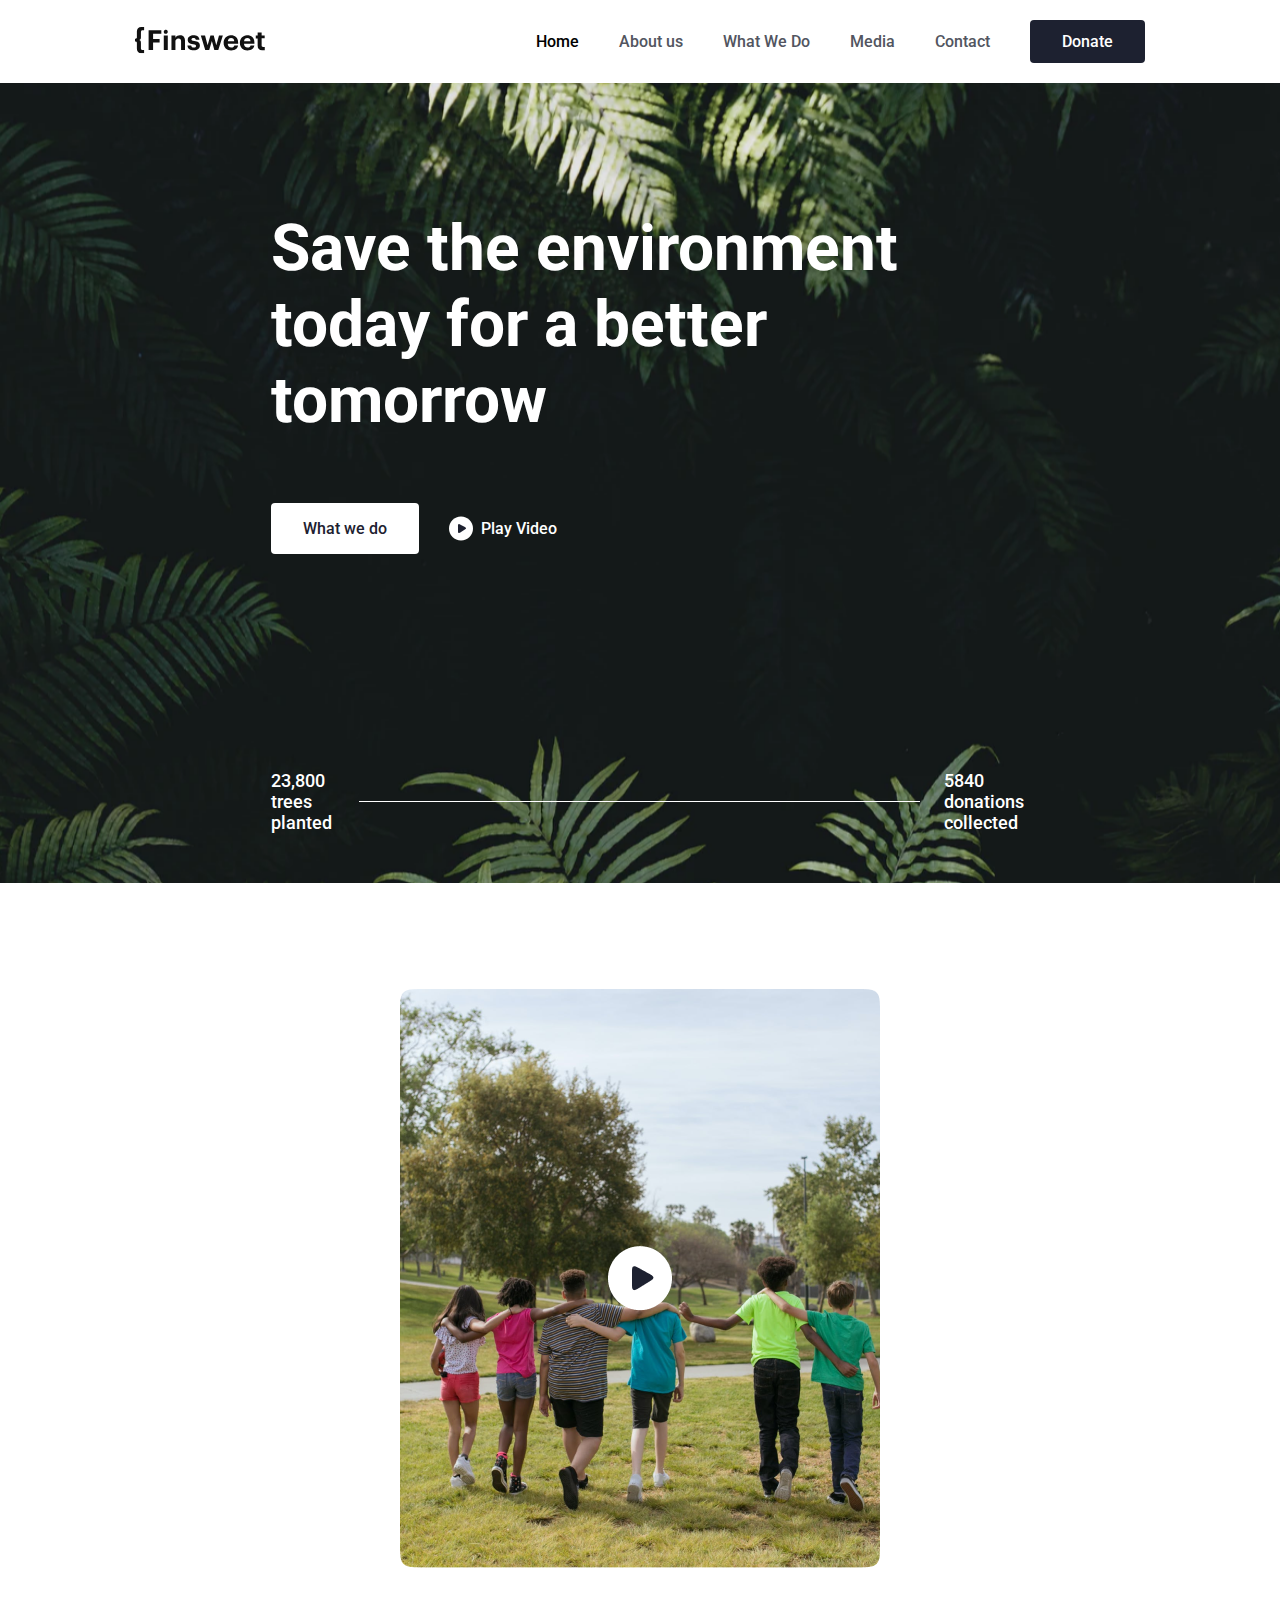
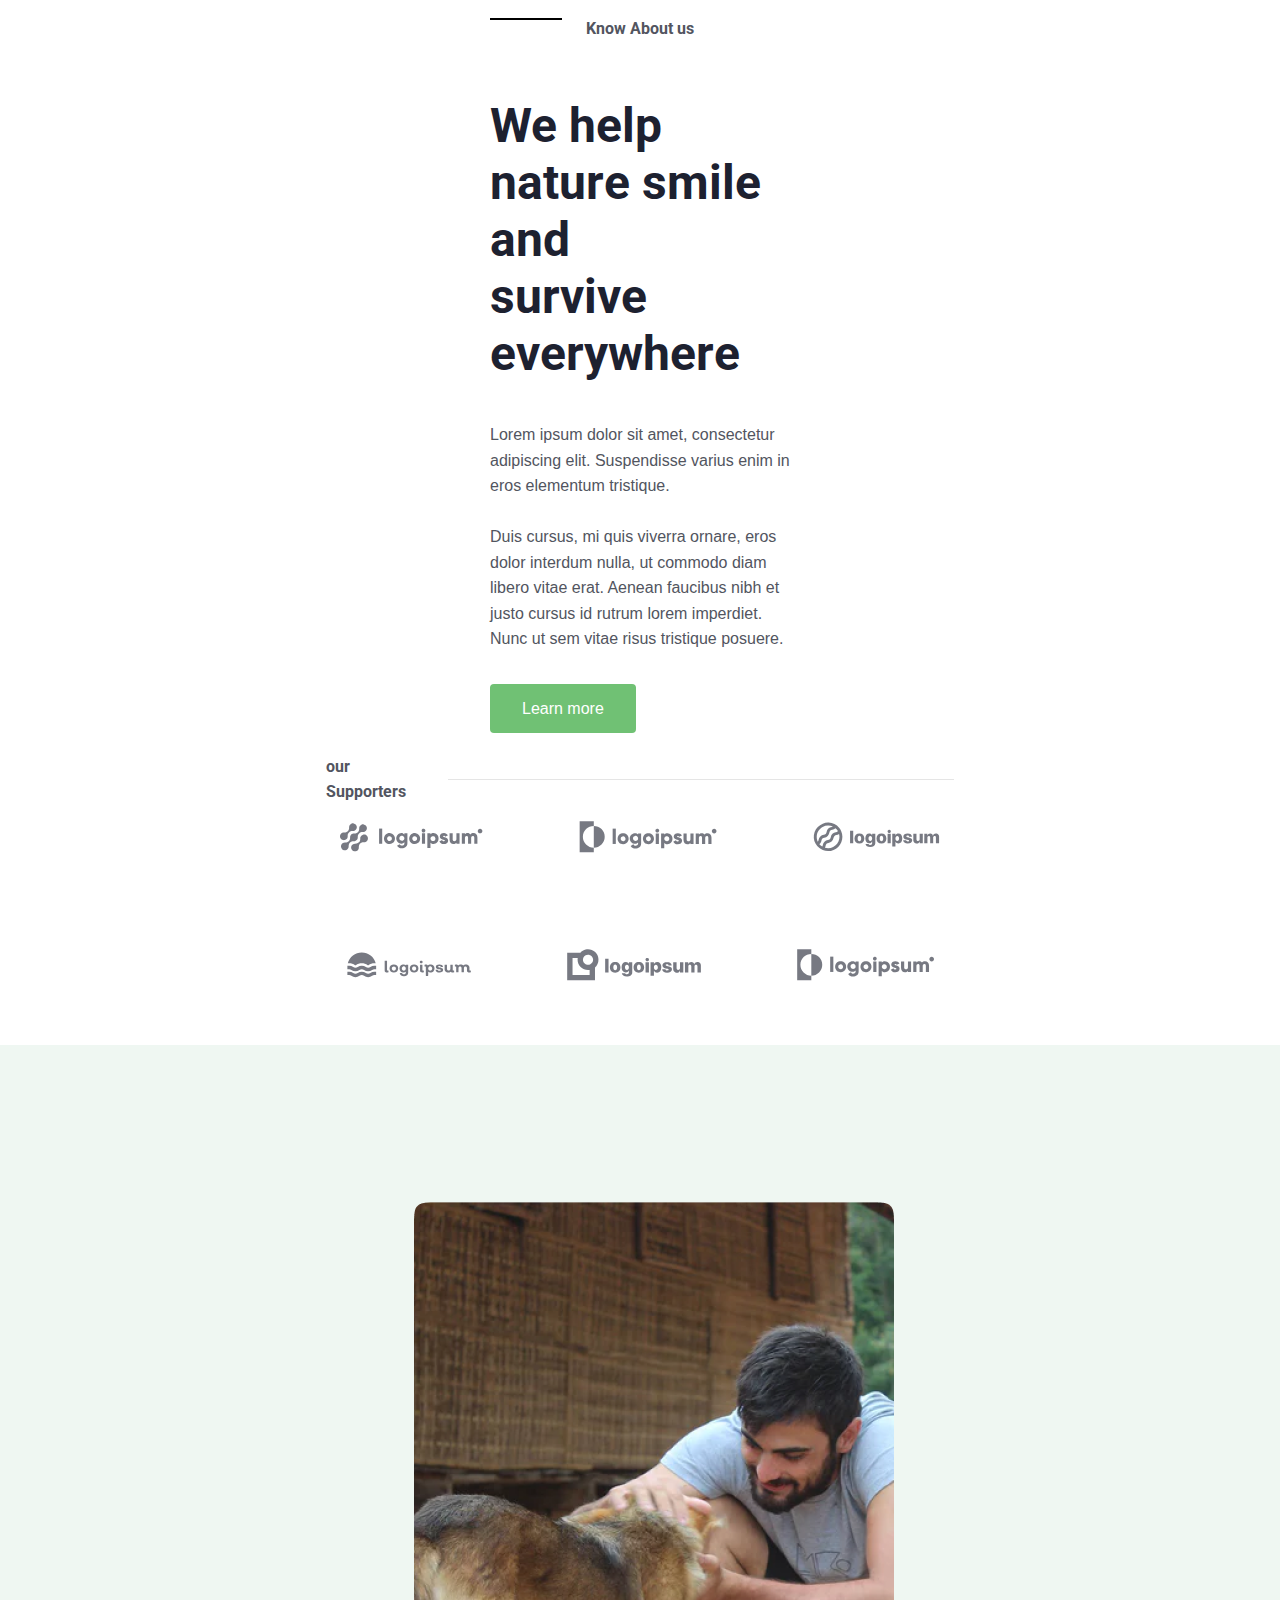
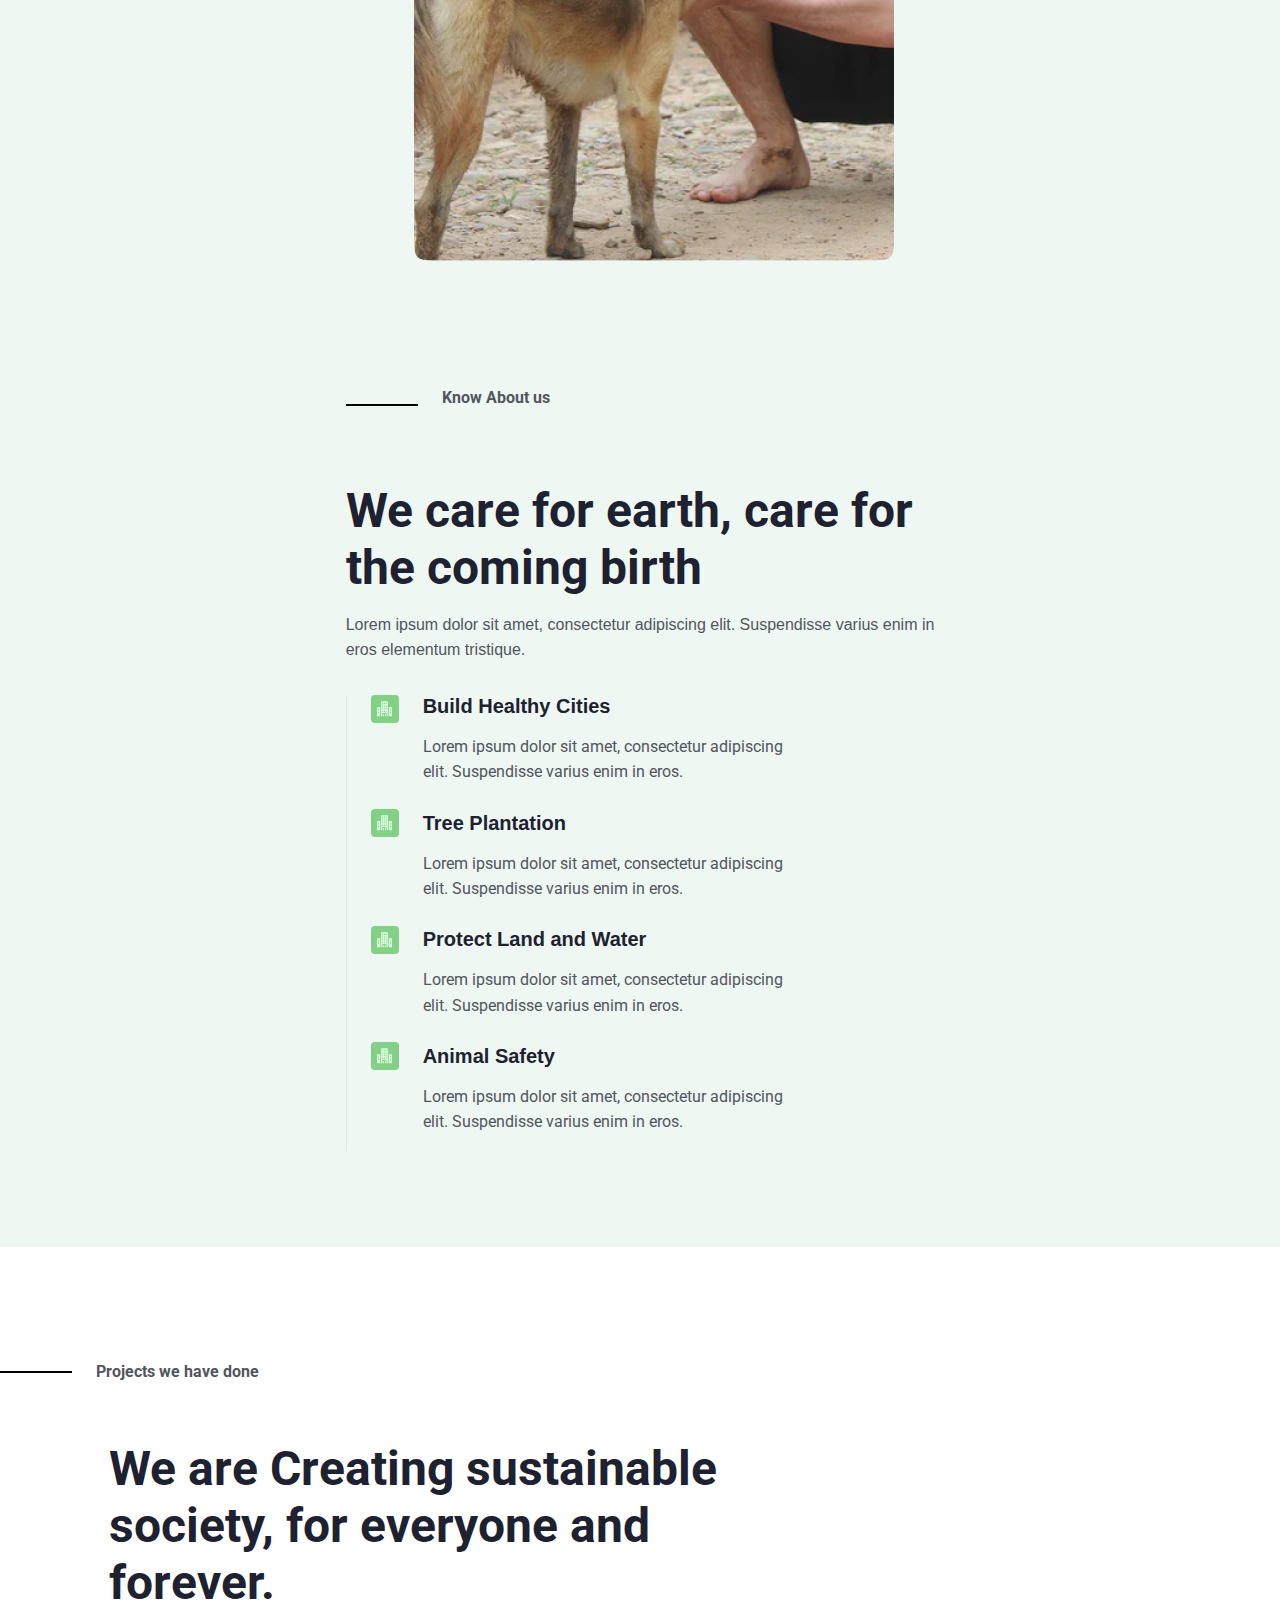
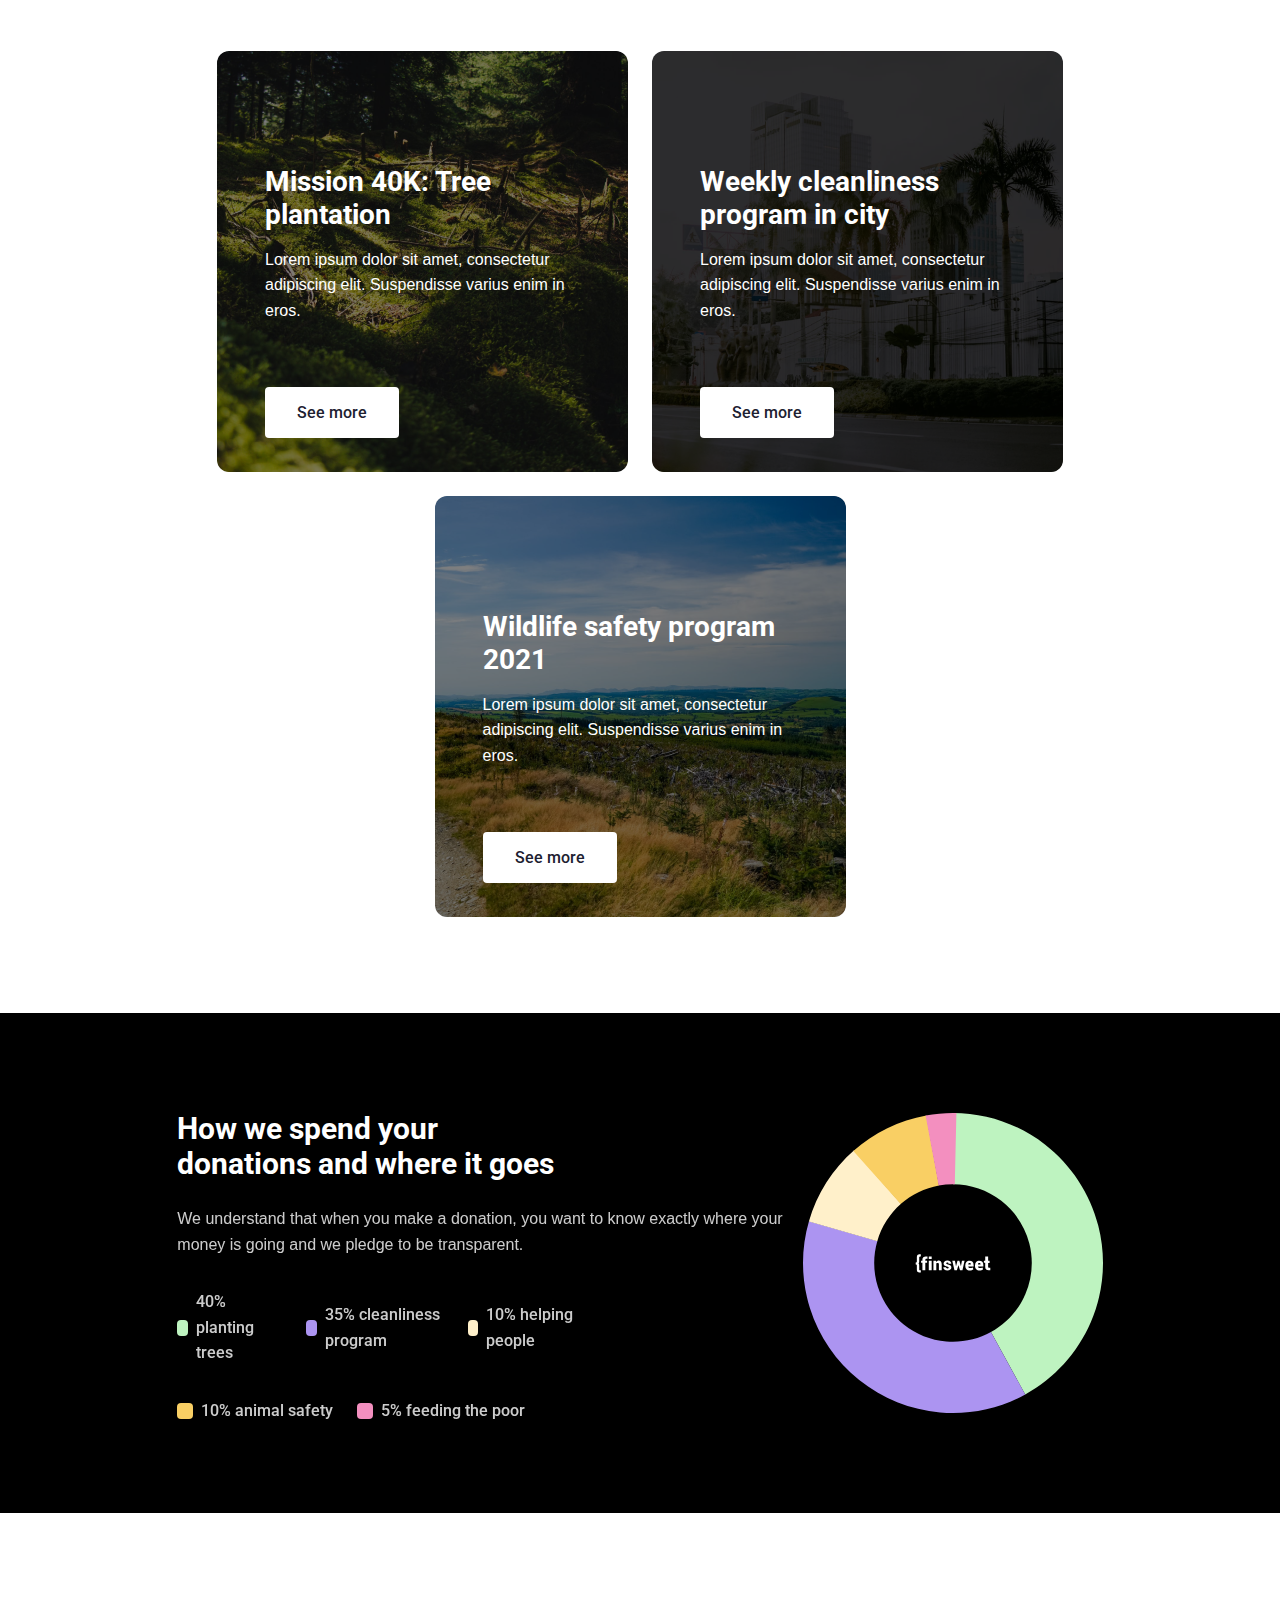
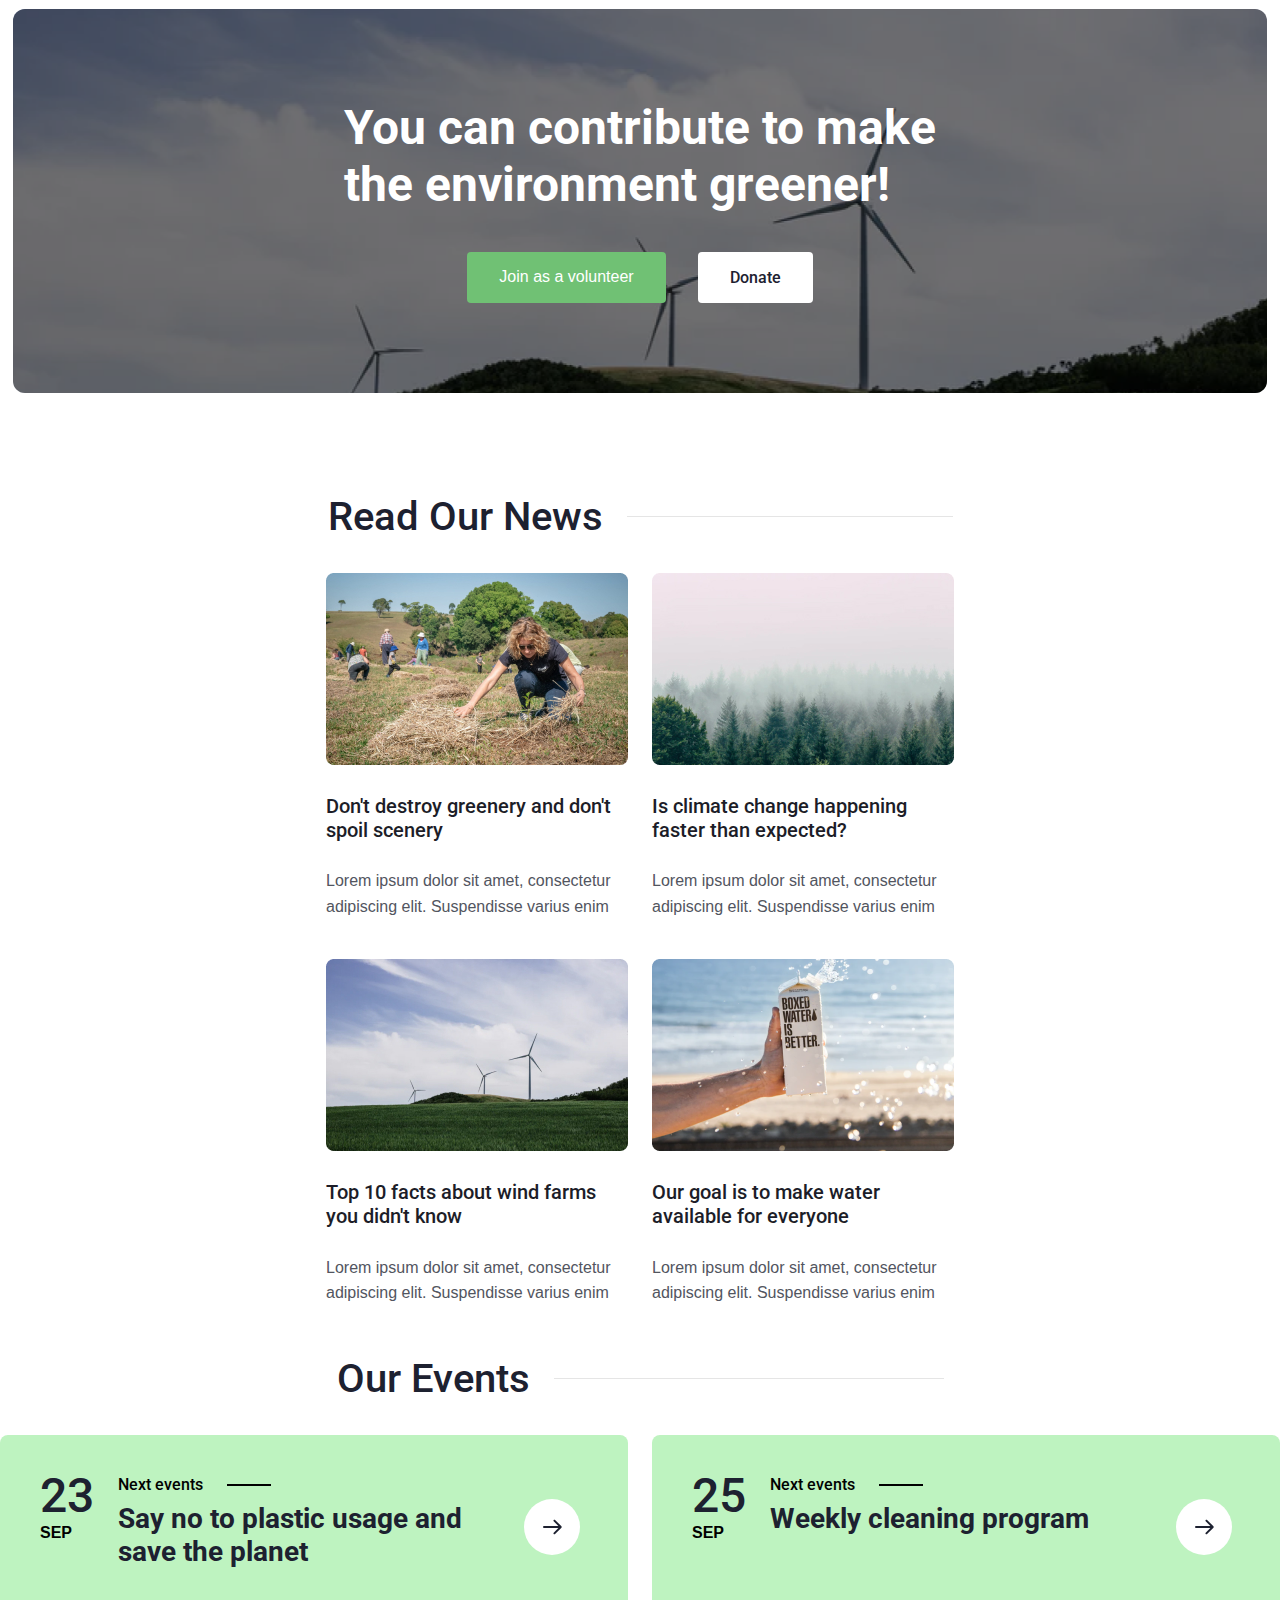
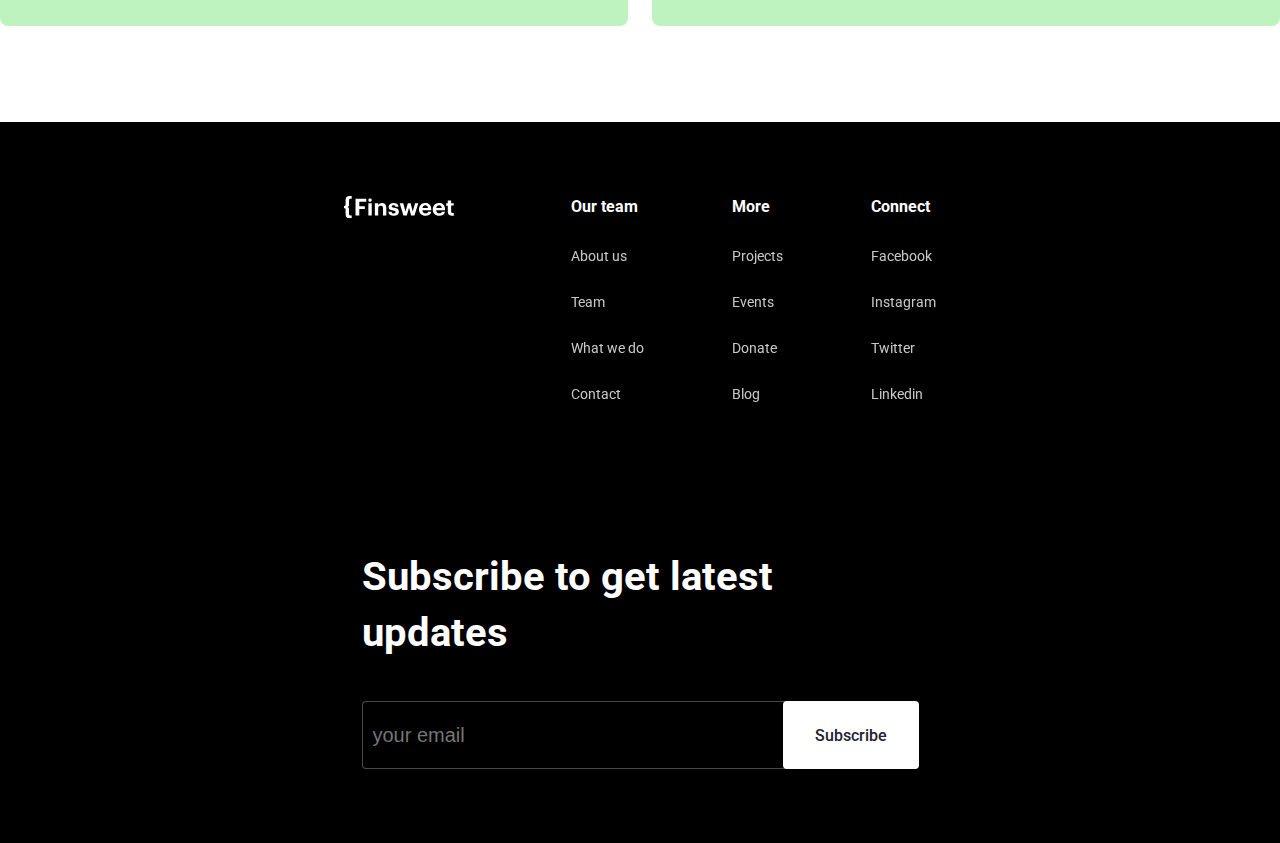
<file: index.html>
<!DOCTYPE html>
<html lang="en">
  <head>
    <meta charset="UTF-8" />
    <meta name="viewport" content="width=device-width, initial-scale=1.0" />
    <link rel="stylesheet" href="./css/general.css" />
    <title>Finsweet</title>
  </head>
  <body>
    <div class="wrapper">
      <section class="home--section">
        <div class="home">
          <nav class="home__nav">
            <div>
              <a href="#" title="">
                <img src="./images/Logo.svg" alt="logo" />
              </a>
            </div>
            <div class="home__nav--content">
              <a class="roboto-medium" href="#">Home</a>
              <a class="roboto-medium" href="#">About us</a>
              <a class="roboto-medium" href="#">What We Do</a>
              <a class="roboto-medium" href="#">Media</a>
              <a class="roboto-medium" href="#">Contact</a>
              <a class="roboto-medium" href="#">Donate</a>
            </div>
          </nav>
        </div>

        <div class="Content">
          <div class="image">
            <div class="center--text">
              <div class="Content__text">
                <div class="Content__earth">
                  <p class="roboto-bold">
                    Save the environment <br />
                    today for a better <br />
                    tomorrow
                  </p>

                  <div class="Content__earth--click">
                    <a class="roboto-medium white-button" href="#">
                      What we do</a
                    >

                    <button class="roboto-medium button">
                      <img src="./images/Play icon.svg" alt="play button" />

                      <span> Play Video </span>
                    </button>
                  </div>
                  <div class="stats">
                    <h4 class="roboto-medium">23,800 trees planted</h4>
                    <div class="stats--line"></div>
                    <h4 class="roboto-medium">5840 donations collected</h4>
                  </div>
                </div>
              </div>
            </div>
          </div>
        </div>
      </section>

      <section class="information">
        <div class="things3">
          <div class="wrapper-2">
            <article>
              <div class="test">
                <div class="text-line"></div>
                <div class="text">
                  <p class="roboto-bold">Know About us</p>
                </div>
              </div>

              <h2 class="roboto-bold">
                We help nature smile and <br />
                survive everywhere
              </h2>
              <p class="article--p">
                Lorem ipsum dolor sit amet, consectetur adipiscing elit.
                Suspendisse varius enim in
                <br />
                eros elementum tristique.
                <br />
                <br />
                Duis cursus, mi quis viverra ornare, eros dolor interdum nulla,
                ut commodo diam <br />
                libero vitae erat. Aenean faucibus nibh et justo cursus id
                rutrum lorem imperdiet. <br />
                Nunc ut sem vitae risus tristique posuere.
              </p>
              <a href="#" class="green-button learn">Learn more</a>
            </article>
            <figure><img src="./images/kids2.png" alt="Kids" /></figure>
          </div>
          <div class="test1">
            <div class="text">
              <div class="long-line"></div>
              <p class="roboto-bold">our Supporters</p>
            </div>
            <div class="logos">
              <img src="./images/supporter-1.svg" alt="logo 1" />
              <img src="./images/supporter-2.svg" alt="logo 2" />
              <img src="./images/supporter-3.svg" alt="logo 3" />
              <img src="./images/supporter-4.svg" alt="logo 4" />
              <img src="./images/supporter-5.svg" alt="logo 5" />
              <img src="./images/supporter-6.svg" alt="logo 6" />
            </div>
          </div>
        </div>
      </section>

      <section class="services">
        <div class="services-flex">
          <div class="services-container">
            <div class="title-and-p">
              <div class="test">
                <div class="text-line"></div>
                <div class="text">
                  <p class="roboto-bold">Know About us</p>
                </div>
              </div>
              <h2 class="roboto-bold">
                We care for earth, care for <br />
                the coming birth
              </h2>

              <p>
                Lorem ipsum dolor sit amet, consectetur adipiscing elit.
                Suspendisse varius enim in <br />
                eros elementum tristique.
              </p>
            </div>
            <div class="square-and-text">
              <div>
                <div class="logo-h4">
                  <div class="green-square">
                    <img src="./images/logo-1.svg" alt="small logos" />
                  </div>
                  <div class="text-only">
                    <h4>Build Healthy Cities</h4>
                    <!--  font size ktu o 24 jo 20 ,rregullo-->
                    <p class="roboto-regular">
                      Lorem ipsum dolor sit amet, consectetur adipiscing
                      <br />
                      elit. Suspendisse varius enim in eros.
                    </p>
                  </div>
                </div>

                <div class="logo-h4">
                  <div class="green-square">
                    <img src="./images/logo-1.svg" alt="small logo" />
                  </div>
                  <div class="text-only">
                    <h4>Tree Plantation</h4>
                    <!--  font size ktu o 24 jo 20 ,rregullo-->
                    <p class="roboto-regular">
                      Lorem ipsum dolor sit amet, consectetur adipiscing
                      <br />
                      elit. Suspendisse varius enim in eros.
                    </p>
                  </div>
                </div>

                <div class="logo-h4">
                  <div class="green-square">
                    <img src="./images/logo-1.svg" alt="small logo" />
                  </div>
                  <div class="text-only">
                    <h4>Protect Land and Water</h4>
                    <!--  font size ktu o 24 jo 20 ,rregullo-->
                    <p class="roboto-regular">
                      Lorem ipsum dolor sit amet, consectetur adipiscing
                      <br />
                      elit. Suspendisse varius enim in eros.
                    </p>
                  </div>
                </div>

                <div class="logo-h4">
                  <div class="green-square">
                    <img src="./images/logo-1.svg" alt="small logo" />
                  </div>
                  <div class="text-only">
                    <h4>Animal Safety</h4>
                    <!--  font size ktu o 24 jo 20 ,rregullo-->
                    <p class="roboto-regular last-p">
                      Lorem ipsum dolor sit amet, consectetur adipiscing
                      <br />
                      elit. Suspendisse varius enim in eros.
                    </p>
                  </div>
                </div>
              </div>
            </div>
          </div>
          <div>
            <figure>
              <img src="./images/interaction.png" alt="interaction" />
            </figure>
          </div>
        </div>
      </section>

      <section class="articles">
        <div>
          <div class="test">
            <div class="text-line"></div>
            <div class="text">
              <p class="roboto-bold">Projects we have done</p>
            </div>
          </div>

          <h2 class="roboto-bold">
            We are Creating sustainable <br />
            society, for everyone and <br />
            forever.
          </h2>

          <div class="article__container">
            <div class="tree--image">
              <article class="article__one">
                <div class="shadow--block"></div>
                <div class="article__one--text">
                  <h3 class="roboto-bold">
                    Mission 40K: Tree <br />
                    plantation
                  </h3>
                  <p>
                    Lorem ipsum dolor sit amet, consectetur <br />
                    adipiscing elit. Suspendisse varius enim in <br />
                    eros.
                  </p>
                  <a class="roboto-medium white-button" href="#"> See more</a>
                </div>
              </article>
            </div>

            <div class="city--image">
              <article class="article__one">
                <div class="shadow--block"></div>
                <div class="article__one--text">
                  <h3 class="roboto-bold">
                    Weekly cleanliness <br />
                    program in city
                  </h3>
                  <p>
                    Lorem ipsum dolor sit amet, consectetur <br />
                    adipiscing elit. Suspendisse varius enim in <br />
                    eros.
                  </p>
                  <a class="roboto-medium white-button" href="#"> See more</a>
                </div>
              </article>
            </div>

            <div class="Wildlife--image">
              <article class="article__one">
                <div class="shadow--block"></div>

                <div class="article__one--text">
                  <h3 class="roboto-bold">
                    Wildlife safety program <br />
                    2021
                  </h3>
                  <p>
                    Lorem ipsum dolor sit amet, consectetur <br />
                    adipiscing elit. Suspendisse varius enim in <br />
                    eros.
                  </p>
                  <a class="roboto-medium white-button" href="#"> See more</a>
                </div>
              </article>
            </div>
          </div>
        </div>
      </section>

      <section class="Donations">
        <div class="black">
          <div class="black__content">
            <div class="black__content__text">
              <h2 class="roboto-bold">
                How we spend your <br />
                donations and where it goes
              </h2>
              <p>
                We understand that when you make a donation, you want to know
                exactly where your <br />
                money is going and we pledge to be transparent.
              </p>
              <div class="spending">
                <div class="percentage">
                  <div class="planting"></div>
                  <p class="roboto-medium">40% planting trees</p>
                </div>
                <div class="percentage">
                  <div class="cleaning"></div>
                  <p class="roboto-medium">35% cleanliness program</p>
                </div>
                <div class="percentage">
                  <div class="helping"></div>
                  <p class="roboto-medium">10% helping people</p>
                </div>
              </div>
              <div class="spending--2">
                <div class="percentage">
                  <div class="safety"></div>
                  <p class="roboto-medium">10% animal safety</p>
                </div>
                <div class="percentage">
                  <div class="feeding"></div>
                  <p class="roboto-medium">5% feeding the poor</p>
                </div>
              </div>
            </div>
            <img src="images/Chart.svg" alt="budget" />
          </div>
        </div>
        <div class="contribute">
          <div class="contribute__shadow"></div>
          <div class="contribute__content">
            <h2 class="roboto-bold">
              You can contribute to make <br />the environment greener!
            </h2>
            <div class="contribute__content--buttons">
              <a href="#" class="green-button">Join as a volunteer</a>

              <a class="roboto-medium white-button" href="#">Donate</a>
            </div>
          </div>
        </div>
      </section>

      <section class="news">
        <div class="header">
          <h2 class="roboto-medium">Read Our News</h2>
          <div class="long-line"></div>
        </div>
        <div class="news__articles">
          <article>
            <a href="">
              <img src="./images/news--1-4.jpg" alt="greenery" />
              <h4 class="roboto-medium">
                Don't destroy greenery and don't <br />
                spoil scenery
              </h4>
              <p>
                Lorem ipsum dolor sit amet, consectetur <br />adipiscing elit.
                Suspendisse varius enim
              </p>
            </a>
          </article>

          <article>
            <a href="#">
              <img src="./images/news--2-4.jpg" alt="climate" />
              <h4 class="roboto-medium">
                Is climate change happening <br />
                faster than expected?
              </h4>
              <p>
                Lorem ipsum dolor sit amet, consectetur <br />adipiscing elit.
                Suspendisse varius enim
              </p>
            </a>
          </article>

          <article>
            <a href="">
              <img src="./images/news--3-4.jpg" alt="wind" />
              <h4 class="roboto-medium">
                Top 10 facts about wind farms <br />
                you didn't know
              </h4>
              <p>
                Lorem ipsum dolor sit amet, consectetur <br />adipiscing elit.
                Suspendisse varius enim
              </p>
            </a>
          </article>

          <article>
            <a href="">
              <img src="./images/news-4-4.jpg" alt="water" />
              <h4 class="roboto-medium">
                Our goal is to make water <br />
                available for everyone
              </h4>
              <p>
                Lorem ipsum dolor sit amet, consectetur <br />adipiscing elit.
                Suspendisse varius enim
              </p>
            </a>
          </article>
        </div>
      </section>

      <section class="event">
        <div class="header">
          <h2 class="roboto-medium">Our Events</h2>
          <div class="long-line"></div>
        </div>
        <div class="event--wrapper">
          <div class="event__one">
            <div class="date">
              <h2 class="roboto-medium">23</h2>
              <h5>SEP</h5>
            </div>
            <div class="text">
              <div class="fix-line">
                <h5 class="roboto-medium">Next events</h5>
                <div class="text-line"></div>
              </div>
              <h3 class="roboto-bold">
                Say no to plastic usage and <br />
                save the planet
              </h3>
            </div>
            <button class="button">
              <img src="./images/Arrow.svg" alt="button event" />
            </button>
          </div>

          <div class="event__one">
            <div class="date">
              <h2 class="roboto-medium">25</h2>
              <h5>SEP</h5>
            </div>
            <div class="text">
              <div class="fix-line">
                <h5 class="roboto-medium">Next events</h5>
                <div class="text-line"></div>
              </div>
              <h3 class="roboto-bold">Weekly cleaning program</h3>
            </div>
            <button class="button">
              <img src="./images/Arrow.svg" alt="button event" />
            </button>
          </div>
        </div>
      </section>
      <footer class="footer">
        <div class="footer--wrapper">
          <img src="./images/logo-footer.svg" alt="footer logo" />

          <div class="footer__list">
            <div class="list--one">
              <p class="roboto-bold">Our team</p>
              <ul>
                <li><a class="roboto-regular" href="#">About us</a></li>
                <li><a class="roboto-regular" href="#">Team</a></li>
                <li><a class="roboto-regular" href="#">What we do</a></li>
                <li><a class="roboto-regular" href="#">Contact</a></li>
              </ul>
            </div>
            <div class="list--two">
              <p class="roboto-bold">More</p>
              <ul>
                <li><a class="roboto-regular" href="#">Projects</a></li>
                <li><a class="roboto-regular" href="#">Events</a></li>
                <li><a class="roboto-regular" href="#">Donate</a></li>
                <li><a class="roboto-regular" href="#">Blog</a></li>
              </ul>
            </div>

            <div>
              <p class="roboto-bold">Connect</p>
              <ul>
                <li><a class="roboto-regular" href="#">Facebook</a></li>
                <li><a class="roboto-regular" href="#">Instagram</a></li>
                <li><a class="roboto-regular" href="#">Twitter</a></li>
                <li><a class="roboto-regular" href="#">Linkedin</a></li>
              </ul>
            </div>
          </div>
        </div>
        <div class="Subscribe">
          <p class="roboto-bold">
            Subscribe to get latest <br />
            updates
          </p>
          <div class="Subscribe__email">
            <input
              class="email"
              type="email"
              name="email"
              placeholder="your email"
            />

            <button class="white-button roboto-medium">Subscribe</button>
          </div>
        </div>
      </footer>
    </div>
  </body>
</html>
</file>
<file: css/general.css>
@import url("https://fonts.googleapis.com/css2?family=Roboto:wght@500;700&display=swap");
.roboto-regular {
  font-family: "Roboto", sans-serif;
  font-weight: 400;
  font-style: normal;
}

.roboto-medium {
  font-family: "Roboto", sans-serif;
  font-weight: 500;
  font-style: normal;
}

.roboto-bold {
  font-family: "Roboto", sans-serif;
  font-weight: 700;
  font-style: normal;
}

body {
  margin: 0;
}

:root {
  font-size: 10px;
  font-family: "Open Sans", sans-serif;
  font-optical-sizing: auto;
  font-weight: 400;
  font-style: normal;
  font-variation-settings: "wdth" 100;
}

h2 {
  font-size: 4.8rem;
  color: #1d2130;
}

h3 {
  font-size: 2.8rem;
  color: #fff;
}

h4 {
  color: #fff;
  font-size: 2rem;
}

h5 {
  font-size: 1.4rem;
}

p {
  color: #525560;
}

.white-button {
  color: #1d2130;
  text-decoration: none;
  font-size: 1.6rem;
  padding: 16px 32px;
  background: #fff;
  border-radius: 4px;
}

.green-button {
  color: #fff;
  text-decoration: none;
  font-size: 1.6rem;
  padding: 16px 32px;
  background: #70c174;
  border: transparent;
  border-radius: 4px;
}

.services .green-square {
  background-color: #83d187;
  width: 28px;
  height: 28px;
  border-radius: 4px;
  justify-content: center;
  align-items: center;
}

.Donations .black .spending--2 .feeding, .Donations .black .spending--2 .safety, .Donations .black .spending--2 .percentage__1, .Donations .black .spending .helping, .Donations .black .spending .cleaning, .Donations .black .spending .planting {
  width: 16px;
  height: 16px;
  border-radius: 4px;
  color: blue;
}

.information, .home--section .Content .image .center--text .stats, .home {
  margin-left: auto;
  margin-right: auto;
}

.wrapper {
  display: flex;
  flex-direction: column;
}

.home__nav {
  margin-top: 20px;
  margin-bottom: 20px;
  display: flex;
  justify-content: center;
  align-items: center;
  gap: 561px;
}
@media screen and (max-width: 1410px) {
  .home__nav {
    justify-content: space-around;
    gap: 0px;
  }
}
@media screen and (max-width: 860px) {
  .home__nav {
    display: flex;
    flex-wrap: wrap;
    flex-direction: column;
    gap: 10px;
  }
}
.home__nav--content {
  gap: 40px;
  display: flex;
  align-items: center;
}
@media screen and (max-width: 640px) {
  .home__nav--content {
    display: flex;
    flex-wrap: wrap;
    flex-direction: row;
    justify-content: center;
    gap: 10px;
  }
}
.home__nav--content :nth-child(1) {
  color: black;
}
.home__nav--content a {
  text-decoration: none;
  font-size: 1.6rem;
  color: #525560;
}
.home__nav--content :last-child {
  align-items: center;
  padding: 12px 32px;
  background-color: #1d2130;
  color: #fff;
  border-radius: 4px;
}

.home--section {
  width: 100%;
}
.home--section .Content {
  border-image-width: auto;
  width: 100%;
  display: inline;
  border: 1px solid rgb(67, 67, 223);
  display: flex;
  justify-content: center;
  margin-top: 0px;
  display: flex;
  border: 5px blue;
}
.home--section .Content .image {
  height: 80rem;
  background-image: url(../images/BG\ Image.png);
  background-position: center;
  background-repeat: no-repeat;
  background-size: cover;
  width: 100%;
}
.home--section .Content .image .center--text {
  padding-top: 128px;
  width: 1304px;
  display: flex;
  margin: 0 auto;
}
@media screen and (max-width: 1410px) {
  .home--section .Content .image .center--text {
    width: 76%;
    justify-content: center;
  }
}
@media screen and (max-width: 1310px) {
  .home--section .Content .image .center--text {
    width: 76%;
    justify-content: center;
  }
}
@media screen and (max-width: 400px) {
  .home--section .Content .image .center--text {
    text-align: center;
  }
}
.home--section .Content .image .center--text .button {
  background: transparent;
  border: 0px transparent;
  font-size: 1.6rem;
  color: white;
  display: flex;
  align-items: center;
  gap: 8px;
  margin-top: 0;
}
.home--section .Content .image .center--text__text {
  margin-top: 128px;
  margin-top: 124px;
  display: flex;
}
@media screen and (max-width: 400px) {
  .home--section .Content .image .center--text__text__earth {
    width: 350px;
    display: flex;
    flex-direction: column;
    align-items: center;
    text-align: center;
  }
}
.home--section .Content .image .center--text p {
  margin-top: 0;
  color: #fff;
  font-size: 6.4rem;
  line-height: 76px;
}
@media screen and (max-width: 820px) {
  .home--section .Content .image .center--text p {
    font-size: 5rem;
    width: 489px;
  }
}
@media screen and (max-width: 400px) {
  .home--section .Content .image .center--text p {
    width: 360px;
  }
}
.home--section .Content .image .center--text .Content__earth--click {
  display: flex;
  gap: 24px;
}
@media screen and (max-width: 400px) {
  .home--section .Content .image .center--text .Content__earth--click {
    justify-content: center;
  }
}
.home--section .Content .image .center--text .Content__earth--click .button {
  cursor: pointer;
}
.home--section .Content .image .center--text .stats {
  margin-top: 192px;
  top: 730px;
  display: flex;
  gap: 24px;
  align-items: center;
  font-size: 1.8rem;
}
@media screen and (max-width: 400px) {
  .home--section .Content .image .center--text .stats {
    width: 350px;
  }
}
.home--section .Content .image .center--text .stats h4 {
  color: #fff;
  font-size: 1.8rem;
}
@media screen and (max-width: 1288px) {
  .home--section .Content .image .center--text .stats h4 {
    width: 64px;
  }
}
.home--section .Content .image .center--text .stats--line {
  width: 861px;
  height: 1px;
  background: #fff;
}
@media screen and (max-width: 1350px) {
  .home--section .Content .image .center--text .stats--line {
    width: 561px;
  }
}
@media screen and (max-width: 1350px) and (max-width: 820px) {
  .home--section .Content .image .center--text .stats--line {
    width: 200px;
  }
}

.information {
  text-align: left;
  display: flex;
  justify-content: center;
  margin-top: 96px;
  margin-bottom: 64px;
}
@media screen and (max-width: 400px) {
  .information {
    width: 300px;
  }
}
.information .things3 {
  display: flex;
  flex-direction: column;
  align-items: center;
}
.information .things3 .article--p {
  margin-bottom: 48px;
}
@media screen and (max-width: 400px) {
  .information .things3 img {
    width: 350px;
  }
}
@media screen and (max-width: 1300px) {
  .information .things3 .wrapper-2 article {
    width: 300px;
    margin: auto;
  }
}
.information figure {
  margin-left: 0;
}
@media screen and (max-width: 1410px) {
  .information figure {
    margin-left: 40px;
  }
}
@media screen and (max-width: 500px) {
  .information figure {
    margin: auto;
  }
  .information figure img {
    width: 350px;
  }
}
.information stats-line {
  color: black;
  width: 10px;
}
.information .text {
  display: flex;
  flex-direction: row-reverse;
  align-items: center;
  gap: 24px;
  margin-top: 20px;
}
@media screen and (max-width: 1348px) {
  .information .text {
    margin-top: 20px;
  }
}

.long-line {
  background: black;
  width: 1094px;
  height: 2px;
}

.text-line {
  background: black;
  width: 72px;
  height: 2px;
}

.test {
  gap: 24px;
  display: flex;
  align-items: center;
  position: relative;
}

.long-line {
  background-color: #e5e5e5;
  height: 1px;
  width: 89%;
}

p {
  font-size: 1.6rem;
  line-height: 2.55rem;
}

button {
  margin-top: 48px;
}

.wrapper-2 {
  display: flex;
  gap: 96px;
}
@media screen and (max-width: 1410px) {
  .wrapper-2 {
    display: flex;
    gap: 0;
    flex-direction: column-reverse;
  }
}

test1 {
  gap: 96px;
}

img {
  gap: 96px;
}
img :hover {
  cursor: pointer;
}
@media screen and (max-width: 400px) {
  img :hover {
    width: 350px;
  }
}

.logos {
  gap: 96px;
  display: flex;
}
@media screen and (max-width: 1410px) {
  .logos {
    width: 628px;
    display: flex;
    justify-content: center;
    flex-direction: row;
    flex-wrap: wrap;
  }
}
@media screen and (max-width: 600px) {
  .logos {
    width: 134px;
    display: flex;
    justify-content: center;
    flex-direction: row;
    flex-wrap: wrap;
  }
}

.services {
  display: flex;
  align-items: flex-end;
  justify-content: center;
  background-color: #eff7f2;
}
.services figure {
  margin-left: 0;
}
@media screen and (max-width: 400px) {
  .services figure {
    margin: auto;
  }
  .services figure img {
    width: 350px;
    margin: auto;
  }
}
.services h4 {
  color: #1d2130;
  font-size: 20px;
  margin-bottom: 0px;
}
@media screen and (max-width: 500px) {
  .services h2 {
    margin: auto;
    width: 345px;
  }
}
.services .green-square {
  display: flex;
  margin-top: 24px;
}
.services p {
  margin-bottom: 0px;
}
.services .last-p {
  margin-bottom: 16px;
}
.services .services-flex {
  display: flex;
  align-items: flex-end;
  padding-top: 147px;
  padding-bottom: 96px;
  gap: 96px;
}
@media screen and (max-width: 1410px) {
  .services .services-flex {
    display: flex;
    flex-direction: column-reverse;
  }
}
@media screen and (max-width: 400px) {
  .services .services-flex {
    width: 300px;
  }
}
.services .services-flex .square-and-text {
  border-left: 1px solid #e5e5e5;
  padding-left: 24px;
  padding-top: 0px;
  padding-bottom: 0px;
}
.services .services-flex .square-and-text .logo-h4:first-child h4 {
  margin-top: 0px;
}
.services .services-flex .square-and-text .logo-h4:first-child .green-square {
  margin-top: 0px;
}
.services .services-flex .title-and-p h2 {
  margin-bottom: 16px;
}
.services .services-flex .title-and-p p {
  margin-bottom: 32px;
}
.services .logo-h4 {
  display: flex;
  align-items: flex-start;
  gap: 24px;
}

.articles {
  display: flex;
  justify-content: center;
  padding-bottom: 96px;
  padding-top: 96px;
}
.articles .shadow--block {
  width: 411px;
  height: 421px;
  background: black;
  opacity: 50%;
  z-index: 0;
  border-radius: 12px;
}
@media screen and (max-width: 400px) {
  .articles .shadow--block {
    width: 350px;
  }
}
.articles h2 {
  margin-left: 109px;
}
.articles .article__container {
  display: flex;
  justify-content: center;
  gap: 24px;
}
@media screen and (max-width: 1348px) {
  .articles .article__container {
    flex-wrap: wrap;
  }
}
.articles .article__container article {
  display: flex;
  align-items: center;
}
.articles .article__container article .article__one--text {
  display: flex;
  flex-direction: column;
  align-items: flex-start;
  margin-top: 80px;
  margin-left: 48px;
  position: absolute;
}
@media screen and (max-width: 500px) {
  .articles .article__container article .article__one--text {
    margin-left: 30px;
  }
}
.articles .article__container article .article__one--text p {
  color: white;
  margin-bottom: 64px;
  margin-top: 0;
}
.articles .article__container article .article__one--text h3 {
  margin-bottom: 16px;
  margin-top: 0;
}
.articles .tree--image {
  height: 80rem;
  background-image: url("../images/project-1.png");
  background-position: center;
  background-repeat: no-repeat;
  background-size: cover;
  width: 411px;
  height: 421px;
  border-radius: 12px;
}
@media screen and (max-width: 400px) {
  .articles .tree--image {
    width: 350px;
  }
}
.articles .city--image {
  height: 80rem;
  background-image: url("../images/project-2.png");
  background-position: center;
  background-repeat: no-repeat;
  background-size: cover;
  width: 411px;
  height: 421px;
  border-radius: 12px;
}
@media screen and (max-width: 400px) {
  .articles .city--image {
    width: 350px;
  }
}
.articles .city--image .shadow--block {
  width: 411px;
  height: 421px;
  background: black;
  opacity: 80%;
  z-index: 0;
  border-radius: 12px;
}
.articles .Wildlife--image {
  height: 80rem;
  background-image: url("../images/project-3.png");
  background-position: center;
  background-repeat: no-repeat;
  background-size: cover;
  width: 411px;
  height: 421px;
  border-radius: 12px;
}
@media screen and (max-width: 400px) {
  .articles .Wildlife--image {
    width: 350px;
  }
}

.Donations {
  height: 1047px;
}
.Donations h2 {
  color: #fff;
}
.Donations .black {
  margin-bottom: 96px;
  background-color: black;
  height: 500px;
  display: flex;
  align-items: center;
  justify-content: center;
}
.Donations .black__content {
  display: flex;
  align-items: center;
  gap: 230px;
}
.Donations .black__content p {
  color: white;
  opacity: 80%;
}
@media screen and (max-width: 1300px) {
  .Donations .black__content {
    gap: 20px;
  }
}
@media screen and (max-width: 1300px) and (max-width: 400px) {
  .Donations .black__content {
    text-align: center;
    width: 350px;
  }
}
@media screen and (max-width: 1300px) {
  .Donations .black__content h2 {
    font-size: 3rem;
  }
}
.Donations .black__text {
  display: flex;
  align-items: center;
  gap: 247px;
}
.Donations .black .spending {
  display: flex;
  gap: 24px;
}
.Donations .black .spending p {
  color: #fff;
}
.Donations .black .spending .percentage {
  display: flex;
  align-items: center;
  gap: 8px;
}
.Donations .black .spending .planting {
  background-color: #bef3c0;
}
.Donations .black .spending .cleaning {
  background-color: #ac94f1;
}
.Donations .black .spending .helping {
  background-color: #fff0ca;
}
@media screen {
  .Donations .black .spending {
    max-width: 400px;
  }
}
.Donations .black .spending--2 {
  display: flex;
  gap: 24px;
}
.Donations .black .spending--2 p {
  color: #fff;
}
.Donations .black .spending--2 .percentage {
  display: flex;
  align-items: center;
  gap: 8px;
}
.Donations .black .spending--2 .percentage__1 {
  background-color: #bef3c0;
}
.Donations .black .spending--2 .safety {
  background-color: #f9cf64;
}
.Donations .black .spending--2 .feeding {
  background-color: #f38fbf;
}
.Donations img {
  width: 375px;
  height: 375px;
}
@media screen and (max-width: 1300px) {
  .Donations img {
    width: 300px;
    height: 300px;
  }
}
@media screen and (max-width: 1300px) and (max-width: 800px) {
  .Donations img {
    width: 0;
  }
}

.contribute {
  margin: 0 auto;
  width: 1280px;
  height: 384px;
  background-image: url(../images/volunteer-donate.png);
  background-size: cover;
  background-position: center;
  background-repeat: no-repeat;
  margin: 0 auto;
  display: flex;
  justify-content: center;
  align-items: center;
}
.contribute h2 {
  margin-top: 0;
}
@media screen and (max-width: 660px) {
  .contribute h2 {
    font-size: 3.5rem;
  }
}
@media screen and (max-width: 370px) {
  .contribute h2 {
    font-size: 3rem;
    text-align: center;
  }
}
.contribute__content {
  display: flex;
  width: 100%;
  justify-content: center;
  align-items: center;
  z-index: 1;
  flex-direction: column;
}
@media screen and (max-width: 400px) {
  .contribute__content {
    text-align: center;
  }
}
.contribute__content--buttons {
  gap: 32px;
  display: flex;
}
.contribute__shadow {
  background: black;
  border-radius: 12px;
  opacity: 50%;
  position: absolute;
  width: 1280px;
  height: 384px;
  z-index: 0;
}
@media screen and (max-width: 1348px) {
  .contribute__shadow {
    width: 98%;
    border-radius: 12px;
  }
}
@media screen and (max-width: 1348px) {
  .contribute {
    width: 98%;
    border-radius: 12px;
  }
}

.news h4 {
  color: #1c1d28;
}
.news .header {
  display: flex;
  align-items: center;
  justify-content: center;
  gap: 24px;
}
.news .header .roboto-medium {
  font-size: 4rem;
}
@media screen and (max-width: 605px) {
  .news .header .roboto-medium {
    width: 170px;
  }
}
.news .header .long-line {
  width: 981px;
  height: 1px;
}
@media screen and (max-width: 1440px) {
  .news .header .long-line {
    width: 326px;
  }
}
@media screen and (max-width: 605px) {
  .news .header .long-line {
    width: 90px;
  }
}
.news .news__articles {
  display: flex;
  justify-content: center;
  gap: 24px;
}
.news .news__articles a {
  color: unset;
  text-decoration: unset;
}
.news .news__articles .roboto-medium {
  font-size: 2rem;
}
@media screen and (max-width: 1440px) {
  .news .news__articles {
    margin: 0 auto;
    width: 800px;
    display: flex;
    justify-content: center;
    flex-wrap: wrap;
  }
}
@media screen and (max-width: 800px) {
  .news .news__articles {
    margin: 0 auto;
    width: 365px;
    display: flex;
    justify-content: center;
    flex-wrap: wrap;
    width: 0;
  }
}

.event .header {
  display: flex;
  align-items: center;
  justify-content: center;
  gap: 24px;
  cursor: pointer;
}
@media screen and (max-width: 1377px) {
  .event .header {
    flex-wrap: wrap;
  }
}
.event .header .roboto-medium {
  font-size: 4rem;
}
.event .header .long-line {
  width: 1062px;
  height: 1px;
}
@media screen and (max-width: 1377px) {
  .event .header .long-line {
    width: 390px;
  }
}
.event--wrapper {
  display: flex;
  justify-content: center;
  gap: 24px;
}
@media screen and (max-width: 1377px) {
  .event--wrapper {
    flex-wrap: wrap;
  }
}
.event__one {
  background-color: #bef3c0;
  width: 628px;
  height: 191px;
  border-radius: 8px;
  display: flex;
  gap: 24px;
}
.event__one .date {
  margin-left: 40px;
}
.event__one .date h2 {
  margin-top: 32px;
  margin-bottom: 0px;
}
.event__one .text {
  height: 111px;
  display: flex;
  flex-direction: column;
}
.event__one .text .fix-line {
  margin-top: 40px;
  display: flex;
  align-items: center;
  gap: 24px;
}
.event__one .text .text-line {
  width: 44px;
}
.event__one:hover {
  background-color: #b3e6b5;
  animation-duration: 0.3ms;
  cursor: pointer;
}
.event h3 {
  margin-top: 8px;
  color: #1d2130;
}
@media screen and (max-width: 400px) {
  .event h3 {
    font-size: 2rem;
  }
}
.event h5 {
  margin-top: 0;
  font-size: 1.6rem;
  margin-bottom: 0;
}
.event .button {
  background: #fff;
  width: 56px;
  height: 56px;
  margin: 0 auto;
  margin-top: 64px;
  margin-right: 48px;
  border: 0px;
  border-radius: 50%;
  display: flex;
  align-items: center;
  justify-content: center;
  cursor: pointer;
}
@media screen and (max-width: 400px) {
  .event .button {
    width: 80px;
    height: 56px;
    margin-right: 10px;
  }
}

.footer {
  gap: 143px;
  display: flex;
  justify-content: center;
  align-items: center;
  margin-top: 96px;
  height: 402px;
  background: black;
}
@media screen and (max-width: 1350px) {
  .footer {
    display: flex;
    height: 721px;
    flex-direction: column;
  }
}
@media screen and (max-width: 650px) {
  .footer {
    gap: 50px;
  }
}
@media screen and (max-width: 400px) {
  .footer {
    height: 900px;
  }
}
.footer .footer--wrapper {
  display: flex;
  gap: 117px;
  align-items: flex-start;
}
.footer .footer--wrapper img {
  cursor: pointer;
}
@media screen and (max-width: 645px) {
  .footer .footer--wrapper {
    display: flex;
    gap: 117px;
    align-items: center;
    flex-direction: column;
    margin-top: 100px;
  }
}
.footer .footer--wrapper .footer__list {
  height: 210px;
  display: flex;
  justify-content: center;
  line-height: 45px;
  gap: 88px;
}
@media screen and (max-width: 400px) {
  .footer .footer--wrapper .footer__list {
    gap: 45px;
  }
}
.footer .footer--wrapper h5 {
  margin-top: 0px;
  color: #fff;
}
.footer .footer--wrapper a {
  color: #fff;
  text-decoration: none;
  font-size: 1.4rem;
  opacity: 78%;
}
.footer .footer--wrapper p {
  color: #fff;
  font-size: 1.6rem;
  line-height: 140%;
  margin-top: 0;
}
.footer .footer--wrapper p :hover {
  text-decoration: none;
}
.footer .footer--wrapper ul {
  padding-left: 0;
}
.footer .footer--wrapper ul :hover {
  text-decoration: underline;
}
.footer .footer--wrapper ul li {
  margin-left: 0px;
}
.footer .Subscribe p {
  color: #fff;
  font-size: 4rem;
  margin-top: 0;
  line-height: 56px;
}
.footer .Subscribe .Subscribe__email {
  display: flex;
}
.footer .Subscribe .Subscribe__email .email {
  font-size: 2rem;
  padding-left: 10px;
  width: 456px;
  height: 64px;
  border-radius: 4px;
  background: transparent;
  border: 1px solid rgba(235, 240, 249, 0.3);
  border-right: transparent;
  width: 456px;
  color: white;
}
.footer .Subscribe .Subscribe__email .email :focus {
  padding: 1px;
}
@media screen and (max-width: 400px) {
  .footer .Subscribe .Subscribe__email .email {
    width: 250px;
  }
}
.footer .Subscribe .Subscribe__email button {
  margin-top: 0;
  border: transparent;
  margin-left: -48px;
  cursor: pointer;
}

/*# sourceMappingURL=general.css.map */
</file>
